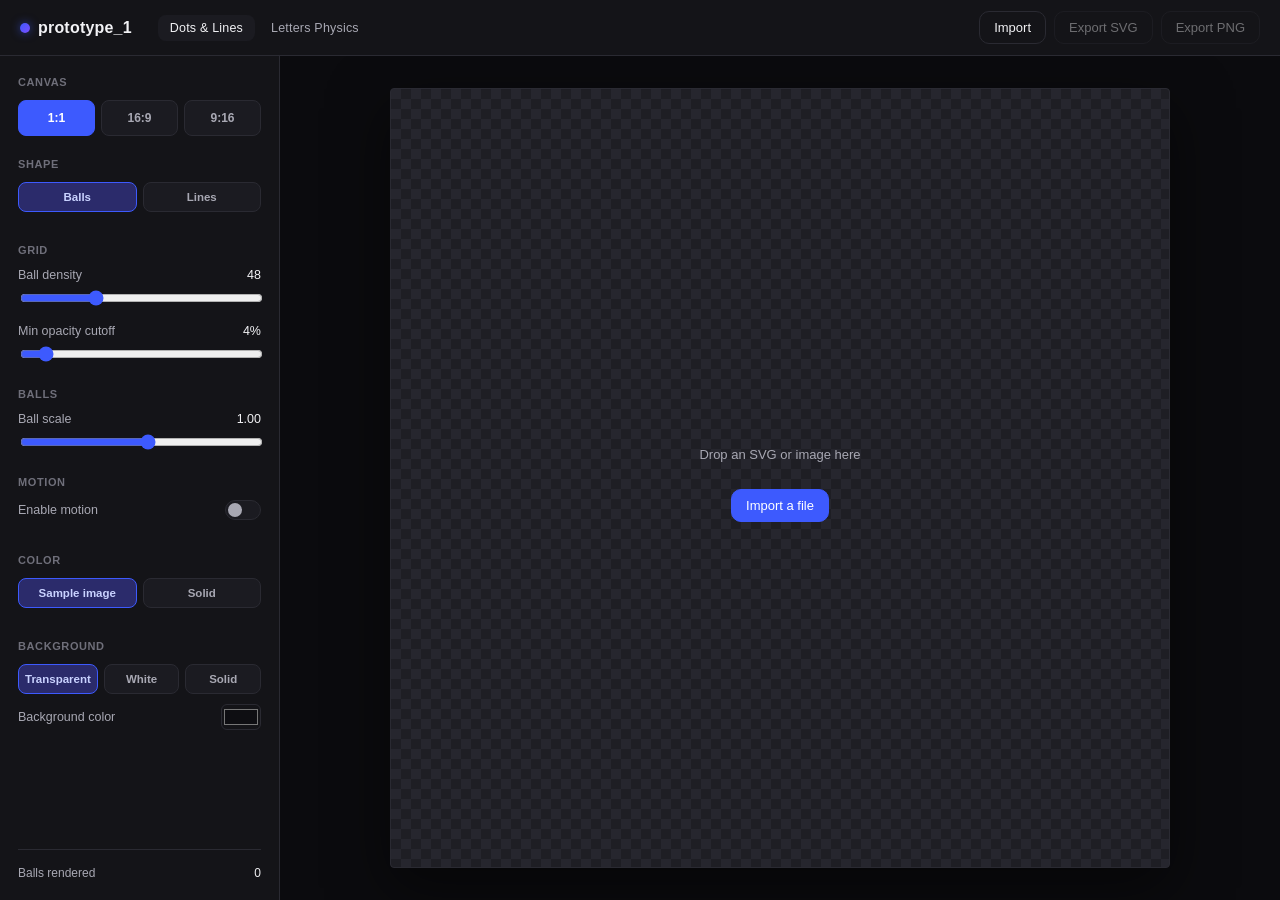
<file: index.html>
<!doctype html>
<html lang="en">

<head>
  <meta charset="UTF-8" />
  <meta name="viewport" content="width=device-width, initial-scale=1.0" />
  <title>tool_1</title>
  <link rel="stylesheet" href="css/style.css" />
</head>

<body>
  <div class="app">
    <header class="topbar">
      <div class="brand">
        <span class="brand-dot"></span>
        <span class="brand-name">prototype_1</span>
        <nav class="nav-links">
          <a href="index.html" class="active">Dots &amp; Lines</a>
          <a href="letters.html">Letters Physics</a>
        </nav>
      </div>
      <div class="topbar-actions">
        <button id="btn-import" class="btn btn-ghost">Import</button>
        <input id="file-input" type="file" accept=".svg,image/svg+xml,image/png,image/jpeg,image/webp" hidden />
        <button id="btn-export-svg" class="btn btn-ghost" disabled>Export SVG</button>
        <button id="btn-export-png" class="btn btn-ghost" disabled>Export PNG</button>
      </div>
    </header>

    <div class="workspace">
      <aside class="panel">
        <section class="panel-group">
          <h3>Canvas</h3>
          <div class="ratio-select" id="ratio-select">
            <button class="ratio-btn active" data-ratio="1:1">1:1</button>
            <button class="ratio-btn" data-ratio="16:9">16:9</button>
            <button class="ratio-btn" data-ratio="9:16">9:16</button>
          </div>
        </section>

        <section class="panel-group">
          <h3>Shape</h3>
          <div class="segmented" id="shape-mode">
            <button class="segmented-btn active" data-mode="balls">Balls</button>
            <button class="segmented-btn" data-mode="lines">Lines</button>
          </div>
        </section>

        <section class="panel-group">
          <h3>Grid</h3>

          <label class="field">
            <div class="field-label">
              <span id="label-density">Ball density</span>
              <span class="field-value" id="val-density">48</span>
            </div>
            <input type="range" id="ctrl-density" min="4" max="150" step="1" value="48" />
          </label>

          <label class="field">
            <div class="field-label">
              <span>Min opacity cutoff</span>
              <span class="field-value" id="val-threshold">4%</span>
            </div>
            <input type="range" id="ctrl-threshold" min="0" max="50" step="1" value="4" />
          </label>
        </section>

        <section class="panel-group" id="ball-settings">
          <h3>Balls</h3>

          <label class="field">
            <div class="field-label">
              <span>Ball scale</span>
              <span class="field-value" id="val-scale">1.00</span>
            </div>
            <input type="range" id="ctrl-scale" min="0.1" max="1.8" step="0.01" value="1" />
          </label>
        </section>

        <section class="panel-group" id="line-settings" hidden>
          <h3>Lines</h3>

          <label class="field">
            <div class="field-label">
              <span>Line scale</span>
              <span class="field-value" id="val-line-scale">1.00</span>
            </div>
            <input type="range" id="ctrl-line-scale" min="0.1" max="2.5" step="0.01" value="1" />
          </label>

          <label class="field">
            <div class="field-label">
              <span>Line thickness</span>
              <span class="field-value" id="val-line-thickness">0.12</span>
            </div>
            <input type="range" id="ctrl-line-thickness" min="0.02" max="0.6" step="0.01" value="0.12" />
          </label>

          <label class="field">
            <div class="field-label">
              <span>Line angle</span>
              <span class="field-value" id="val-line-angle">45°</span>
            </div>
            <input type="range" id="ctrl-line-angle" min="0" max="360" step="1" value="45" />
          </label>

          <label class="field">
            <div class="field-label">
              <span>Angle jitter</span>
              <span class="field-value" id="val-line-angle-jitter">0°</span>
            </div>
            <input type="range" id="ctrl-line-angle-jitter" min="0" max="90" step="1" value="0" />
          </label>

          <label class="field">
            <div class="field-label">
              <span>Position jitter</span>
              <span class="field-value" id="val-line-position-jitter">0%</span>
            </div>
            <input type="range" id="ctrl-line-position-jitter" min="0" max="100" step="1" value="0" />
          </label>
        </section>

        <section class="panel-group">
          <h3>Motion</h3>

          <div class="field-inline" style="margin-bottom: 12px;">
            <span>Enable motion</span>
            <label class="switch">
              <input type="checkbox" id="ctrl-motion-enabled" />
              <span class="switch-track"><span class="switch-thumb"></span></span>
            </label>
          </div>

          <div id="motion-controls" hidden>
            <p class="hint" id="motion-hint">Waves scale the balls as the effector passes through them.</p>

            <div class="segmented" id="motion-shape">
              <button class="segmented-btn active" data-shape="circular">Circular</button>
              <button class="segmented-btn" data-shape="square">Square</button>
              <button class="segmented-btn" data-shape="triangular">Triangular</button>
              <button class="segmented-btn" data-shape="star">Star</button>
            </div>

            <div class="field">
              <div class="field-label">
                <span>Emission position</span>
                <span class="field-value" id="val-motion-position">50%, 50%</span>
              </div>
              <div class="position-pad" id="motion-pos-pad" title="Drag to move the effector. Double-click to reset to center.">
                <div class="position-pad-crosshair-h"></div>
                <div class="position-pad-crosshair-v"></div>
                <div class="position-pad-dot" id="motion-pos-dot"></div>
              </div>
            </div>

            <label class="field">
              <div class="field-label">
                <span>Speed</span>
                <span class="field-value" id="val-motion-speed">1.00</span>
              </div>
              <input type="range" id="ctrl-motion-speed" min="0.1" max="5" step="0.1" value="1" />
            </label>

            <label class="field">
              <div class="field-label">
                <span>Wave count</span>
                <span class="field-value" id="val-motion-waves">3</span>
              </div>
              <input type="range" id="ctrl-motion-waves" min="1" max="12" step="1" value="3" />
            </label>

            <label class="field">
              <div class="field-label">
                <span>Wave amplitude</span>
                <span class="field-value" id="val-motion-amplitude">60%</span>
              </div>
              <input type="range" id="ctrl-motion-amplitude" min="0" max="150" step="5" value="60" />
            </label>

            <div class="field-inline" style="margin-bottom: 10px;">
              <span id="label-motion-randomness">Randomize ball scale</span>
              <label class="switch">
                <input type="checkbox" id="ctrl-motion-randomness" />
                <span class="switch-track"><span class="switch-thumb"></span></span>
              </label>
            </div>

            <label class="field" id="motion-randomness-amount-field" hidden>
              <div class="field-label">
                <span>Randomness amount</span>
                <span class="field-value" id="val-motion-randomness-amount">40%</span>
              </div>
              <input type="range" id="ctrl-motion-randomness-amount" min="0" max="100" step="5" value="40" />
            </label>
          </div>
        </section>

        <section class="panel-group">
          <h3>Color</h3>
          <div class="segmented" id="color-mode">
            <button class="segmented-btn active" data-mode="sample">Sample image</button>
            <button class="segmented-btn" data-mode="solid">Solid</button>
          </div>

          <div id="solid-color-controls" hidden>
            <div class="segmented" id="fill-type">
              <button class="segmented-btn active" data-fill="flat">Flat</button>
              <button class="segmented-btn" data-fill="linear">Linear</button>
              <button class="segmented-btn" data-fill="radial">Radial</button>
            </div>

            <label class="field field-inline">
              <span id="label-color-a">Color</span>
              <input type="color" id="ctrl-color-a" value="#3d5afe" />
            </label>

            <label class="field field-inline" id="color-b-field" hidden>
              <span>Color B</span>
              <input type="color" id="ctrl-color-b" value="#ff4d8d" />
            </label>

            <label class="field" id="gradient-angle-field" hidden>
              <div class="field-label">
                <span>Gradient angle</span>
                <span class="field-value" id="val-gradient-angle">90°</span>
              </div>
              <input type="range" id="ctrl-gradient-angle" min="0" max="360" step="1" value="90" />
            </label>
          </div>
        </section>

        <section class="panel-group">
          <h3>Background</h3>
          <div class="segmented" id="bg-mode">
            <button class="segmented-btn active" data-mode="transparent">Transparent</button>
            <button class="segmented-btn" data-mode="white">White</button>
            <button class="segmented-btn" data-mode="solid">Solid</button>
          </div>
          <label class="field field-inline" id="bg-color-field" hidden>
            <span>Background color</span>
            <input type="color" id="ctrl-bg-color" value="#0e0e12" />
          </label>
        </section>

        <section class="panel-group panel-group-footer">
          <div class="stat-row">
            <span id="label-stat-count">Balls rendered</span>
            <span id="stat-count">0</span>
          </div>
        </section>
      </aside>

      <main class="stage">
        <div class="stage-frame" id="stage-frame">
          <div class="empty-state" id="empty-state">
            <p>Drop an SVG or image here</p>
            <button id="btn-import-empty" class="btn btn-primary">Import a file</button>
          </div>
          <svg id="output-svg" xmlns="http://www.w3.org/2000/svg"></svg>
        </div>
      </main>
    </div>
  </div>

  <script src="js/app.js"></script>
</body>

</html>
</file>
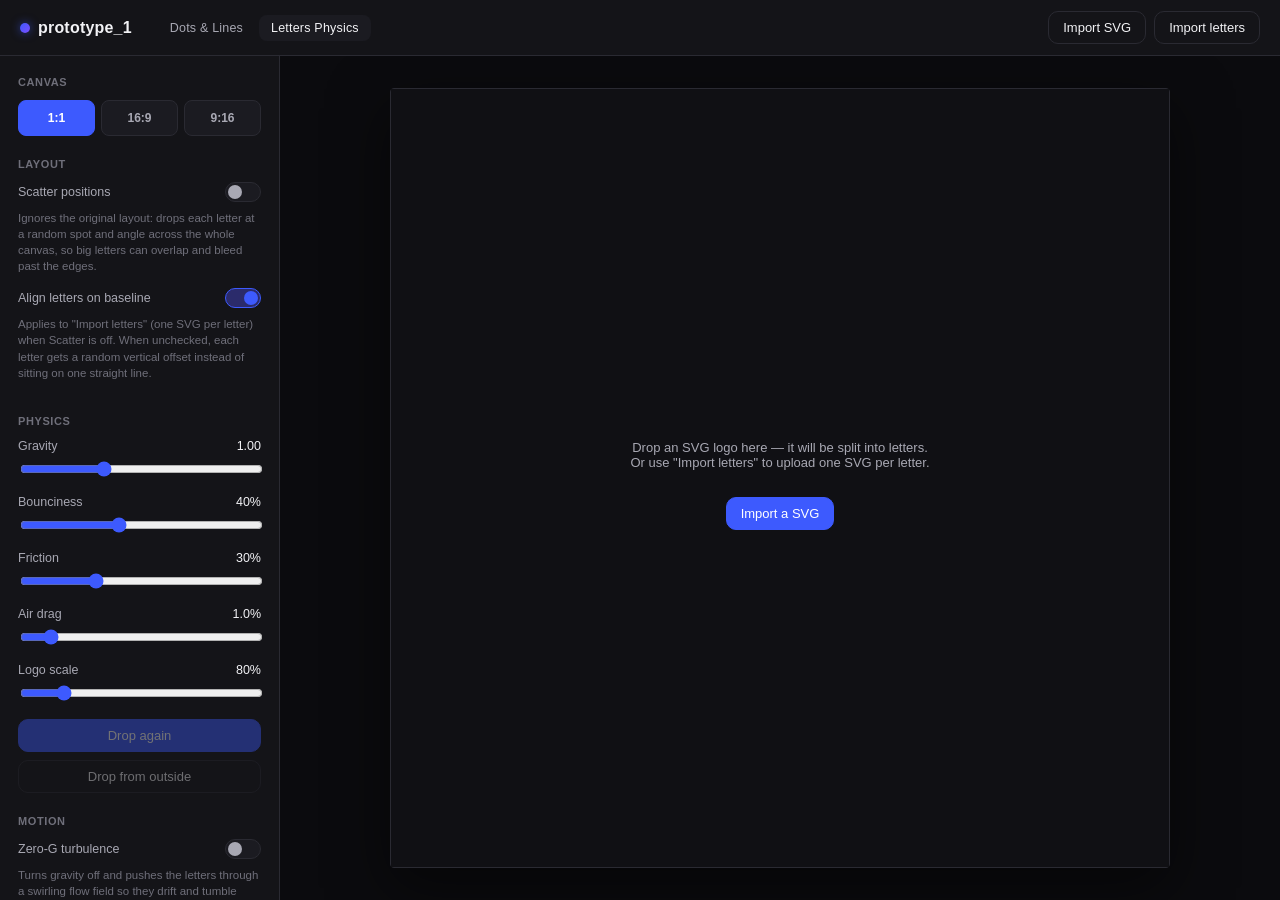
<file: letters.html>
<!doctype html>
<html lang="en">

<head>
  <meta charset="UTF-8" />
  <meta name="viewport" content="width=device-width, initial-scale=1.0" />
  <title>tool_1 — letters physics</title>
  <link rel="stylesheet" href="css/style.css" />
</head>

<body>
  <div class="app">
    <header class="topbar">
      <div class="brand">
        <span class="brand-dot"></span>
        <span class="brand-name">prototype_1</span>
        <nav class="nav-links">
          <a href="index.html">Dots &amp; Lines</a>
          <a href="letters.html" class="active">Letters Physics</a>
        </nav>
      </div>
      <div class="topbar-actions">
        <button id="btn-import" class="btn btn-ghost">Import SVG</button>
        <input id="file-input" type="file" accept=".svg,image/svg+xml" hidden />
        <button id="btn-import-multi" class="btn btn-ghost">Import letters</button>
        <input id="file-input-multi" type="file" accept=".svg,image/svg+xml" multiple hidden />
      </div>
    </header>

    <div class="workspace">
      <aside class="panel">
        <section class="panel-group">
          <h3>Canvas</h3>
          <div class="ratio-select" id="ratio-select">
            <button class="ratio-btn active" data-ratio="1:1">1:1</button>
            <button class="ratio-btn" data-ratio="16:9">16:9</button>
            <button class="ratio-btn" data-ratio="9:16">9:16</button>
          </div>
        </section>

        <section class="panel-group">
          <h3>Layout</h3>
          <div class="field-inline">
            <span>Scatter positions</span>
            <label class="switch">
              <input type="checkbox" id="ctrl-scatter" />
              <span class="switch-track"><span class="switch-thumb"></span></span>
            </label>
          </div>
          <p class="hint" style="margin-top: 8px;">
            Ignores the original layout: drops each letter at a random spot and angle across the
            whole canvas, so big letters can overlap and bleed past the edges.
          </p>

          <div class="field-inline" style="margin-top: 14px;">
            <span>Align letters on baseline</span>
            <label class="switch">
              <input type="checkbox" id="ctrl-align-baseline" checked />
              <span class="switch-track"><span class="switch-thumb"></span></span>
            </label>
          </div>
          <p class="hint" style="margin-top: 8px;">
            Applies to "Import letters" (one SVG per letter) when Scatter is off. When unchecked,
            each letter gets a random vertical offset instead of sitting on one straight line.
          </p>
        </section>

        <section class="panel-group">
          <h3>Physics</h3>

          <label class="field">
            <div class="field-label">
              <span>Gravity</span>
              <span class="field-value" id="val-gravity">1.00</span>
            </div>
            <input type="range" id="ctrl-gravity" min="0" max="3" step="0.05" value="1" />
          </label>

          <label class="field">
            <div class="field-label">
              <span>Bounciness</span>
              <span class="field-value" id="val-bounce">40%</span>
            </div>
            <input type="range" id="ctrl-bounce" min="0" max="100" step="1" value="40" />
          </label>

          <label class="field">
            <div class="field-label">
              <span>Friction</span>
              <span class="field-value" id="val-friction">30%</span>
            </div>
            <input type="range" id="ctrl-friction" min="0" max="100" step="1" value="30" />
          </label>

          <label class="field">
            <div class="field-label">
              <span>Air drag</span>
              <span class="field-value" id="val-air">1.0%</span>
            </div>
            <input type="range" id="ctrl-air" min="0" max="10" step="0.1" value="1" />
          </label>

          <label class="field">
            <div class="field-label">
              <span>Logo scale</span>
              <span class="field-value" id="val-logo-scale">80%</span>
            </div>
            <input type="range" id="ctrl-logo-scale" min="20" max="400" step="5" value="80" />
          </label>

          <button id="btn-drop" class="btn btn-primary" style="width: 100%;" disabled>Drop again</button>
          <button id="btn-drop-outside" class="btn btn-ghost" style="width: 100%; margin-top: 8px;" disabled>Drop from outside</button>
        </section>

        <section class="panel-group">
          <h3>Motion</h3>
          <div class="field-inline">
            <span>Zero-G turbulence</span>
            <label class="switch">
              <input type="checkbox" id="ctrl-turbulence" />
              <span class="switch-track"><span class="switch-thumb"></span></span>
            </label>
          </div>
          <p class="hint" style="margin-top: 8px;">
            Turns gravity off and pushes the letters through a swirling flow field so they drift
            and tumble around the frame continuously. The Gravity slider is ignored while this is on.
          </p>

          <label class="field" id="turbulence-field" style="margin-top: 14px;" hidden>
            <div class="field-label">
              <span>Turbulence</span>
              <span class="field-value" id="val-turbulence">50%</span>
            </div>
            <input type="range" id="ctrl-turbulence-strength" min="0" max="100" step="1" value="50" />
          </label>

          <label class="field" id="turbulence-scale-field" hidden>
            <div class="field-label">
              <span>Swirl size</span>
              <span class="field-value" id="val-turbulence-scale">50%</span>
            </div>
            <input type="range" id="ctrl-turbulence-scale" min="0" max="100" step="1" value="50" />
          </label>
        </section>

        <section class="panel-group">
          <h3>Export</h3>
          <div class="segmented" id="fps-mode" style="margin-bottom: 10px;">
            <button class="segmented-btn" data-fps="30">30 fps</button>
            <button class="segmented-btn active" data-fps="60">60 fps</button>
          </div>
          <button id="btn-export-video" class="btn btn-primary" style="width: 100%;" disabled>Export 10s video (60fps)</button>
          <p class="hint" id="export-status" style="margin-top: 8px;"></p>
        </section>

        <section class="panel-group">
          <h3>Mouse</h3>
          <div class="field-inline">
            <span>Mouse interaction</span>
            <label class="switch">
              <input type="checkbox" id="ctrl-mouse" checked />
              <span class="switch-track"><span class="switch-thumb"></span></span>
            </label>
          </div>
          <p class="hint" style="margin-top: 8px;">Drag letters with the mouse to throw them around.</p>
        </section>

        <section class="panel-group">
          <h3>Color</h3>
          <div class="segmented" id="letter-color-mode">
            <button class="segmented-btn active" data-mode="original">Original</button>
            <button class="segmented-btn" data-mode="solid">Solid</button>
          </div>
          <label class="field field-inline" id="letter-color-field" hidden>
            <span>Letter color</span>
            <input type="color" id="ctrl-letter-color" value="#3d5afe" />
          </label>
        </section>

        <section class="panel-group">
          <h3>Background</h3>
          <div class="segmented" id="bg-mode">
            <button class="segmented-btn active" data-mode="dark">Dark</button>
            <button class="segmented-btn" data-mode="white">White</button>
            <button class="segmented-btn" data-mode="solid">Solid</button>
          </div>
          <label class="field field-inline" id="bg-color-field" hidden>
            <span>Background color</span>
            <input type="color" id="ctrl-bg-color" value="#0e0e12" />
          </label>
        </section>

        <section class="panel-group panel-group-footer">
          <div class="stat-row">
            <span>Letters</span>
            <span id="stat-count">0</span>
          </div>
        </section>
      </aside>

      <main class="stage">
        <div class="stage-frame" id="stage-frame">
          <div class="empty-state" id="empty-state">
            <p>Drop an SVG logo here — it will be split into letters.<br />
              Or use "Import letters" to upload one SVG per letter.</p>
            <button id="btn-import-empty" class="btn btn-primary">Import a SVG</button>
          </div>
          <canvas id="physics-canvas"></canvas>
        </div>
      </main>
    </div>
  </div>

  <script src="js/vendor/matter.min.js"></script>
  <script src="js/letters.js"></script>
</body>

</html>
</file>
<file: css/style.css>
:root {
  --bg-0: #0b0b0e;
  --bg-1: #141418;
  --bg-2: #1b1b21;
  --border: #2a2a32;
  --text-0: #f2f2f5;
  --text-1: #a8a8b3;
  --text-2: #6f6f7a;
  --accent: #3d5afe;
  --accent-text: #ffffff;
  --radius: 10px;
  --checker-a: #1e1e24;
  --checker-b: #26262e;
  font-family: -apple-system, "Segoe UI", Inter, Roboto, Helvetica, Arial, sans-serif;
}

* { box-sizing: border-box; }

html, body {
  height: 100%;
  margin: 0;
  background: var(--bg-0);
  color: var(--text-0);
}

.app {
  display: flex;
  flex-direction: column;
  height: 100vh;
}

/* Topbar */
.topbar {
  display: flex;
  align-items: center;
  justify-content: space-between;
  padding: 0 20px;
  height: 56px;
  flex: 0 0 auto;
  border-bottom: 1px solid var(--border);
  background: var(--bg-1);
}

.brand {
  display: flex;
  align-items: center;
  gap: 8px;
  font-weight: 600;
  letter-spacing: 0.2px;
}

.brand-dot {
  width: 10px;
  height: 10px;
  border-radius: 50%;
  background: linear-gradient(135deg, #3d5afe, #7c4dff);
  box-shadow: 0 0 10px rgba(61, 90, 254, 0.6);
}

.nav-links {
  display: flex;
  gap: 4px;
  margin-left: 18px;
}

.nav-links a {
  padding: 6px 12px;
  border-radius: 8px;
  font-size: 12.5px;
  font-weight: 500;
  color: var(--text-1);
  text-decoration: none;
  transition: background 0.15s ease, color 0.15s ease;
}

.nav-links a:hover {
  color: var(--text-0);
  background: var(--bg-2);
}

.nav-links a.active {
  color: var(--text-0);
  background: var(--bg-2);
}

.topbar-actions {
  display: flex;
  gap: 8px;
}

.btn {
  appearance: none;
  border: 1px solid var(--border);
  background: var(--bg-2);
  color: var(--text-0);
  padding: 8px 14px;
  border-radius: var(--radius);
  font-size: 13px;
  font-weight: 500;
  cursor: pointer;
  transition: background 0.15s ease, border-color 0.15s ease, opacity 0.15s ease;
}

.btn:hover:not(:disabled) {
  background: #232329;
  border-color: #35353f;
}

.btn:disabled {
  opacity: 0.4;
  cursor: not-allowed;
}

.btn-ghost {
  background: transparent;
}

.btn-primary {
  background: var(--accent);
  border-color: var(--accent);
  color: var(--accent-text);
}

.btn-primary:hover:not(:disabled) {
  background: #5169ff;
}

/* Workspace layout */
.workspace {
  flex: 1 1 auto;
  display: flex;
  min-height: 0;
}

/* Panel / sidebar */
.panel {
  width: 280px;
  flex: 0 0 auto;
  background: var(--bg-1);
  border-right: 1px solid var(--border);
  padding: 20px 18px;
  overflow-y: auto;
  display: flex;
  flex-direction: column;
  gap: 22px;
}

.panel-group h3 {
  margin: 0 0 12px;
  font-size: 11px;
  font-weight: 600;
  text-transform: uppercase;
  letter-spacing: 0.6px;
  color: var(--text-2);
}

.panel-group-footer {
  margin-top: auto;
  padding-top: 16px;
  border-top: 1px solid var(--border);
}

.stat-row {
  display: flex;
  justify-content: space-between;
  font-size: 12px;
  color: var(--text-1);
}

.stat-row span:last-child {
  color: var(--text-0);
  font-variant-numeric: tabular-nums;
}

/* Ratio select */
.ratio-select {
  display: grid;
  grid-template-columns: repeat(3, 1fr);
  gap: 6px;
}

.ratio-btn {
  padding: 10px 4px;
  border-radius: 8px;
  border: 1px solid var(--border);
  background: var(--bg-2);
  color: var(--text-1);
  font-size: 12px;
  font-weight: 600;
  cursor: pointer;
  transition: all 0.15s ease;
}

.ratio-btn:hover {
  border-color: #3a3a44;
  color: var(--text-0);
}

.ratio-btn.active {
  background: var(--accent);
  border-color: var(--accent);
  color: var(--accent-text);
}

/* Segmented control */
.segmented {
  display: grid;
  grid-template-columns: repeat(2, 1fr);
  gap: 6px;
  margin-bottom: 10px;
}

.segmented:has(button:nth-child(3)) {
  grid-template-columns: repeat(3, 1fr);
}

.segmented:has(button:nth-child(4)) {
  grid-template-columns: repeat(2, 1fr);
}

.segmented-btn {
  padding: 8px 6px;
  border-radius: 8px;
  border: 1px solid var(--border);
  background: var(--bg-2);
  color: var(--text-1);
  font-size: 11.5px;
  font-weight: 600;
  cursor: pointer;
  transition: all 0.15s ease;
}

.segmented-btn:hover {
  border-color: #3a3a44;
  color: var(--text-0);
}

.segmented-btn.active {
  background: #2b2b6b;
  border-color: var(--accent);
  color: #c9d2ff;
}

/* Subheading */
.subheading {
  font-size: 11px;
  font-weight: 600;
  text-transform: uppercase;
  letter-spacing: 0.5px;
  color: var(--text-2);
  margin: 16px 0 10px;
  padding-top: 12px;
  border-top: 1px solid var(--border);
}

/* Toggle switch */
.switch {
  position: relative;
  display: inline-block;
  width: 36px;
  height: 20px;
  flex: 0 0 auto;
  cursor: pointer;
}

.switch input {
  position: absolute;
  opacity: 0;
  width: 100%;
  height: 100%;
  margin: 0;
  cursor: pointer;
}

.switch-track {
  position: absolute;
  inset: 0;
  background: var(--bg-2);
  border: 1px solid var(--border);
  border-radius: 999px;
  transition: background 0.15s ease, border-color 0.15s ease;
}

.switch-thumb {
  position: absolute;
  top: 2px;
  left: 2px;
  width: 14px;
  height: 14px;
  border-radius: 50%;
  background: var(--text-1);
  transition: transform 0.15s ease, background 0.15s ease;
}

.switch input:checked + .switch-track {
  background: #2b2b6b;
  border-color: var(--accent);
}

.switch input:checked + .switch-track .switch-thumb {
  transform: translateX(16px);
  background: var(--accent);
}

.hint {
  margin: 0 0 12px;
  font-size: 11.5px;
  line-height: 1.4;
  color: var(--text-2);
}

/* Position pad */
.position-pad {
  position: relative;
  width: 100%;
  aspect-ratio: 1 / 1;
  background: var(--bg-2);
  border: 1px solid var(--border);
  border-radius: 8px;
  margin-top: 4px;
  cursor: crosshair;
  overflow: hidden;
  touch-action: none;
}

.position-pad-crosshair-h,
.position-pad-crosshair-v {
  position: absolute;
  background: var(--border);
  pointer-events: none;
}

.position-pad-crosshair-h {
  left: 0;
  right: 0;
  top: 50%;
  height: 1px;
}

.position-pad-crosshair-v {
  top: 0;
  bottom: 0;
  left: 50%;
  width: 1px;
}

.position-pad-dot {
  position: absolute;
  left: 50%;
  top: 50%;
  width: 12px;
  height: 12px;
  border-radius: 50%;
  background: var(--accent);
  box-shadow: 0 0 0 4px rgba(61, 90, 254, 0.25);
  transform: translate(-50%, -50%);
  pointer-events: none;
}

/* Fields */
.field {
  display: block;
  margin-bottom: 14px;
}

.field:last-child {
  margin-bottom: 0;
}

.field-label {
  display: flex;
  justify-content: space-between;
  font-size: 12.5px;
  color: var(--text-1);
  margin-bottom: 6px;
}

.field-value {
  color: var(--text-0);
  font-variant-numeric: tabular-nums;
}

.field-inline {
  display: flex;
  align-items: center;
  justify-content: space-between;
  font-size: 12.5px;
  color: var(--text-1);
}

input[type="range"] {
  width: 100%;
  accent-color: var(--accent);
}

input[type="color"] {
  width: 40px;
  height: 26px;
  padding: 0;
  border: 1px solid var(--border);
  border-radius: 6px;
  background: transparent;
  cursor: pointer;
}

/* Stage */
.stage {
  flex: 1 1 auto;
  display: flex;
  align-items: center;
  justify-content: center;
  padding: 32px;
  min-width: 0;
  overflow: auto;
  background:
    linear-gradient(var(--bg-0), var(--bg-0));
}

.stage-frame {
  position: relative;
  background-color: transparent;
  background-image:
    linear-gradient(45deg, var(--checker-a) 25%, transparent 25%),
    linear-gradient(-45deg, var(--checker-a) 25%, transparent 25%),
    linear-gradient(45deg, transparent 75%, var(--checker-a) 75%),
    linear-gradient(-45deg, transparent 75%, var(--checker-a) 75%);
  background-size: 20px 20px;
  background-position: 0 0, 0 10px, 10px -10px, -10px 0px;
  background-color: var(--checker-b);
  border: 1px solid var(--border);
  border-radius: 4px;
  box-shadow: 0 20px 60px rgba(0, 0, 0, 0.5);
  max-width: 100%;
  max-height: 100%;
}

/* Aspect ratio boxes sized via JS width/height, capped by CSS */
.stage-frame {
  width: 640px;
  height: 640px;
}

#output-svg,
#physics-canvas {
  display: block;
  width: 100%;
  height: 100%;
}

.empty-state {
  position: absolute;
  inset: 0;
  display: flex;
  flex-direction: column;
  align-items: center;
  justify-content: center;
  gap: 14px;
  color: var(--text-1);
  font-size: 13px;
  text-align: center;
  pointer-events: none;
}

.empty-state button {
  pointer-events: all;
}

.stage-frame.drag-over {
  outline: 2px dashed var(--accent);
  outline-offset: 4px;
}

.stage-frame.has-image .empty-state {
  display: none;
}
</file>
